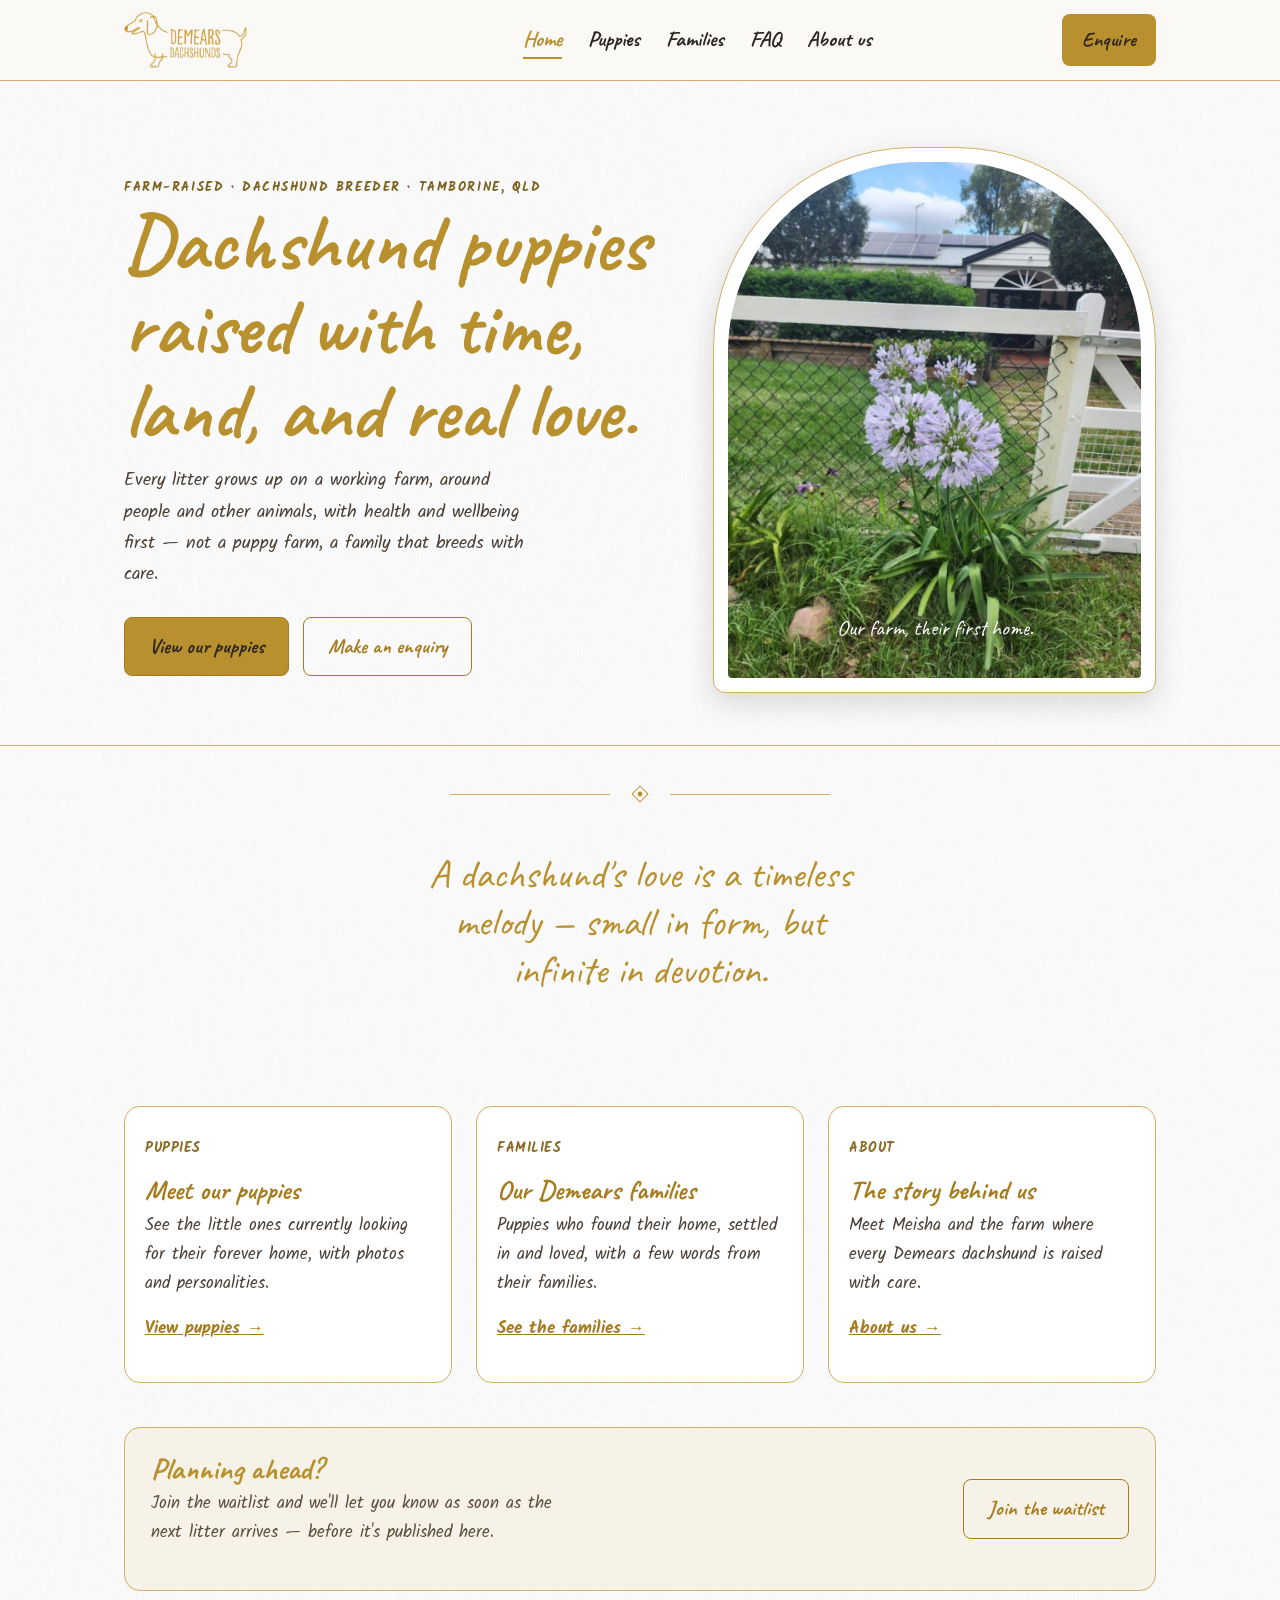
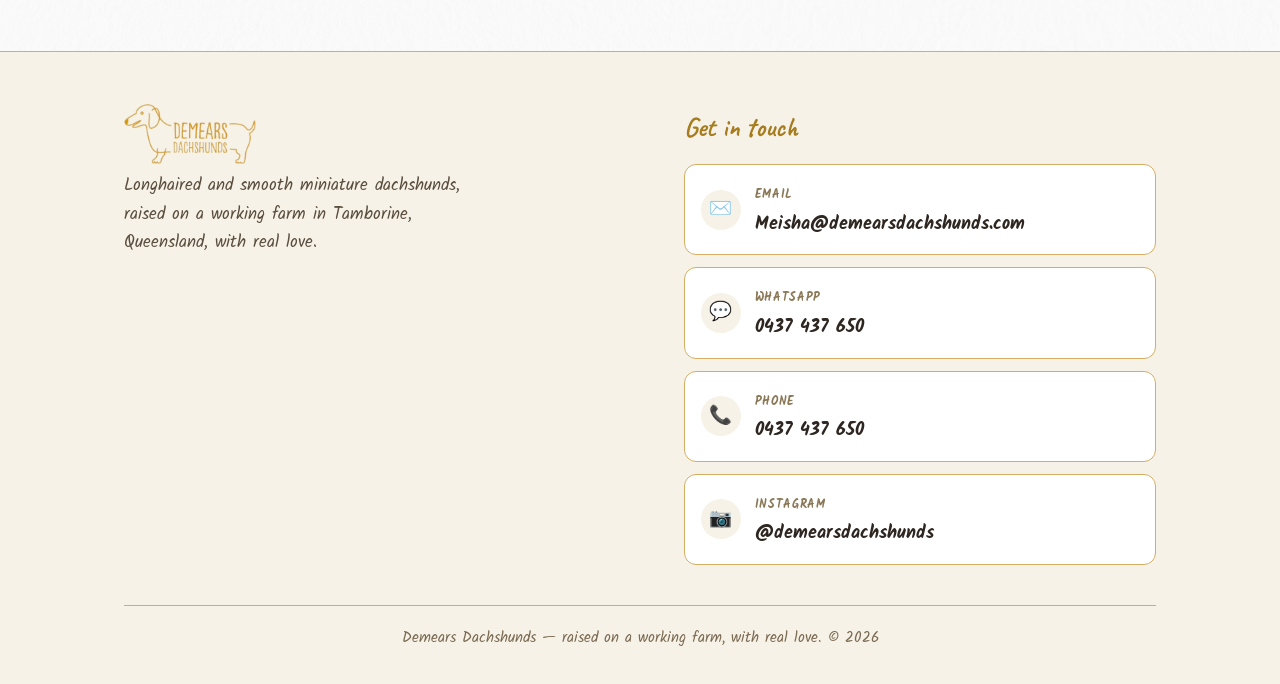
<file: index.html>
<!DOCTYPE html>
<html lang="en">
<head>
<meta charset="UTF-8">
<meta name="viewport" content="width=device-width, initial-scale=1.0">
<meta name="color-scheme" content="light">
<title>Demears Dachshunds | Dachshund Puppies Raised With Love</title>
<link rel="icon" type="image/png" href="favicon.png">
<meta name="description" content="Demears Dachshunds: longhaired and smooth miniature dachshund puppies raised on a working farm in Tamborine, Queensland, with health and wellbeing as top priority.">
<link rel="preconnect" href="https://fonts.googleapis.com">
<link rel="preconnect" href="https://fonts.gstatic.com" crossorigin>
<link href="https://fonts.googleapis.com/css2?family=Caveat:wght@500;700&family=Kalam:wght@300;400;700&display=swap" rel="stylesheet">
<link rel="stylesheet" href="style.css">
</head>
<body>

<header>
  <div class="nav">
    <a href="index.html" class="brand">
      <span class="dd-logo" role="img" aria-label="Demears Dachshunds"></span>
    </a>
    <nav class="links" id="navLinks">
      <a href="index.html" class="active">Home</a>
      <a href="cachorros.html">Puppies</a>
      <a href="familias.html">Families</a>
      <a href="faq.html">FAQ</a>
      <a href="nosotros.html">About us</a>
    </nav>
    <a href="javascript:void(0)" onclick="openConsult()" class="nav-cta">Enquire</a>
    <button class="menu-toggle" id="menuToggle" aria-label="Open menu">☰</button>
  </div>
</header>

<section class="hero">
  <div class="wrap hero-inner">
    <div>
      <p class="eyebrow">Farm-raised · Dachshund breeder · Tamborine, QLD</p>
      <h1>Dachshund puppies raised with time, land, and real love.</h1>
      <p class="lede">Every litter grows up on a working farm, around people and other animals, with health and wellbeing first — not a puppy farm, a family that breeds with care.</p>
      <div class="cta-row">
        <a href="cachorros.html" class="btn btn-solid">View our puppies</a>
        <a href="#contacto" class="btn btn-ghost">Make an enquiry</a>
      </div>
    </div>
    <div class="photo-frame">
      <img src="hero.jpg" alt="The main house at our Tamborine farm">
      <p class="cap">Our farm, their first home.</p>
    </div>
  </div>
</section>

<div class="ornament-divider">
  <span class="oline"></span>
  <svg viewBox="0 0 40 40"><g fill="none" stroke="#B8912E" stroke-width="1.4"><rect x="12" y="12" width="16" height="16" transform="rotate(45 20 20)"/><circle cx="20" cy="20" r="3.5" fill="#B8912E" stroke="none"/></g></svg>
  <span class="oline"></span>
</div>

<div class="wrap pull-quote">
  <p>A dachshund's love is a timeless melody — small in form, but infinite in devotion.</p>
</div>

<section>
  <div class="wrap">
    <div class="about-grid">
      <div class="about-card">
        <p class="num">Puppies</p>
        <h3>Meet our puppies</h3>
        <p>See the little ones currently looking for their forever home, with photos and personalities.</p>
        <p style="margin-top:12px;"><a href="cachorros.html" style="color:var(--barn); font-weight:700;">View puppies →</a></p>
      </div>
      <div class="about-card">
        <p class="num">Families</p>
        <h3>Our Demears families</h3>
        <p>Puppies who found their home, settled in and loved, with a few words from their families.</p>
        <p style="margin-top:12px;"><a href="familias.html" style="color:var(--barn); font-weight:700;">See the families →</a></p>
      </div>
      <div class="about-card">
        <p class="num">About</p>
        <h3>The story behind us</h3>
        <p>Meet Meisha and the farm where every Demears dachshund is raised with care.</p>
        <p style="margin-top:12px;"><a href="nosotros.html" style="color:var(--barn); font-weight:700;">About us →</a></p>
      </div>
    </div>

    <div class="waitlist" style="margin-top:44px;">
      <div>
        <h3>Planning ahead?</h3>
        <p>Join the waitlist and we'll let you know as soon as the next litter arrives — before it's published here.</p>
      </div>
      <a href="javascript:void(0)" onclick="openWaitlist()" class="btn btn-ghost">Join the waitlist</a>
    </div>
  </div>
</section>

<footer id="contacto">
  <div class="wrap">
    <div class="footer-grid">
      <div class="footer-brand">
        <span class="dd-logo dd-logo-footer" role="img" aria-label="Demears Dachshunds"></span>
        <p>Longhaired and smooth miniature dachshunds, raised on a working farm in Tamborine, Queensland, with real love.</p>
      </div>
      <div class="footer-contact">
        <h4>Get in touch</h4>
        <div class="contact-methods">
          <a class="method" href="mailto:Meisha@demearsdachshunds.com"><span class="icon">✉️</span><span><span class="label">Email</span><br><span class="value">Meisha@demearsdachshunds.com</span></span></a>
          <a class="method" href="https://wa.me/61437437650" target="_blank" rel="noopener"><span class="icon">💬</span><span><span class="label">WhatsApp</span><br><span class="value">0437 437 650</span></span></a>
          <a class="method" href="tel:+61437437650"><span class="icon">📞</span><span><span class="label">Phone</span><br><span class="value">0437 437 650</span></span></a>
          <a class="method" href="https://instagram.com/demearsdachshunds" target="_blank" rel="noopener"><span class="icon">📷</span><span><span class="label">Instagram</span><br><span class="value">@demearsdachshunds</span></span></a>
        </div>
      </div>
    </div>
    <div class="footer-bottom">Demears Dachshunds — raised on a working farm, with real love. © 2026</div>
  </div>
</footer>

<a class="wa-float" href="https://wa.me/61437437650" target="_blank" rel="noopener" aria-label="Message us on WhatsApp">💬</a>

<script src="app.js"></script>
</body>
</html>
</file>
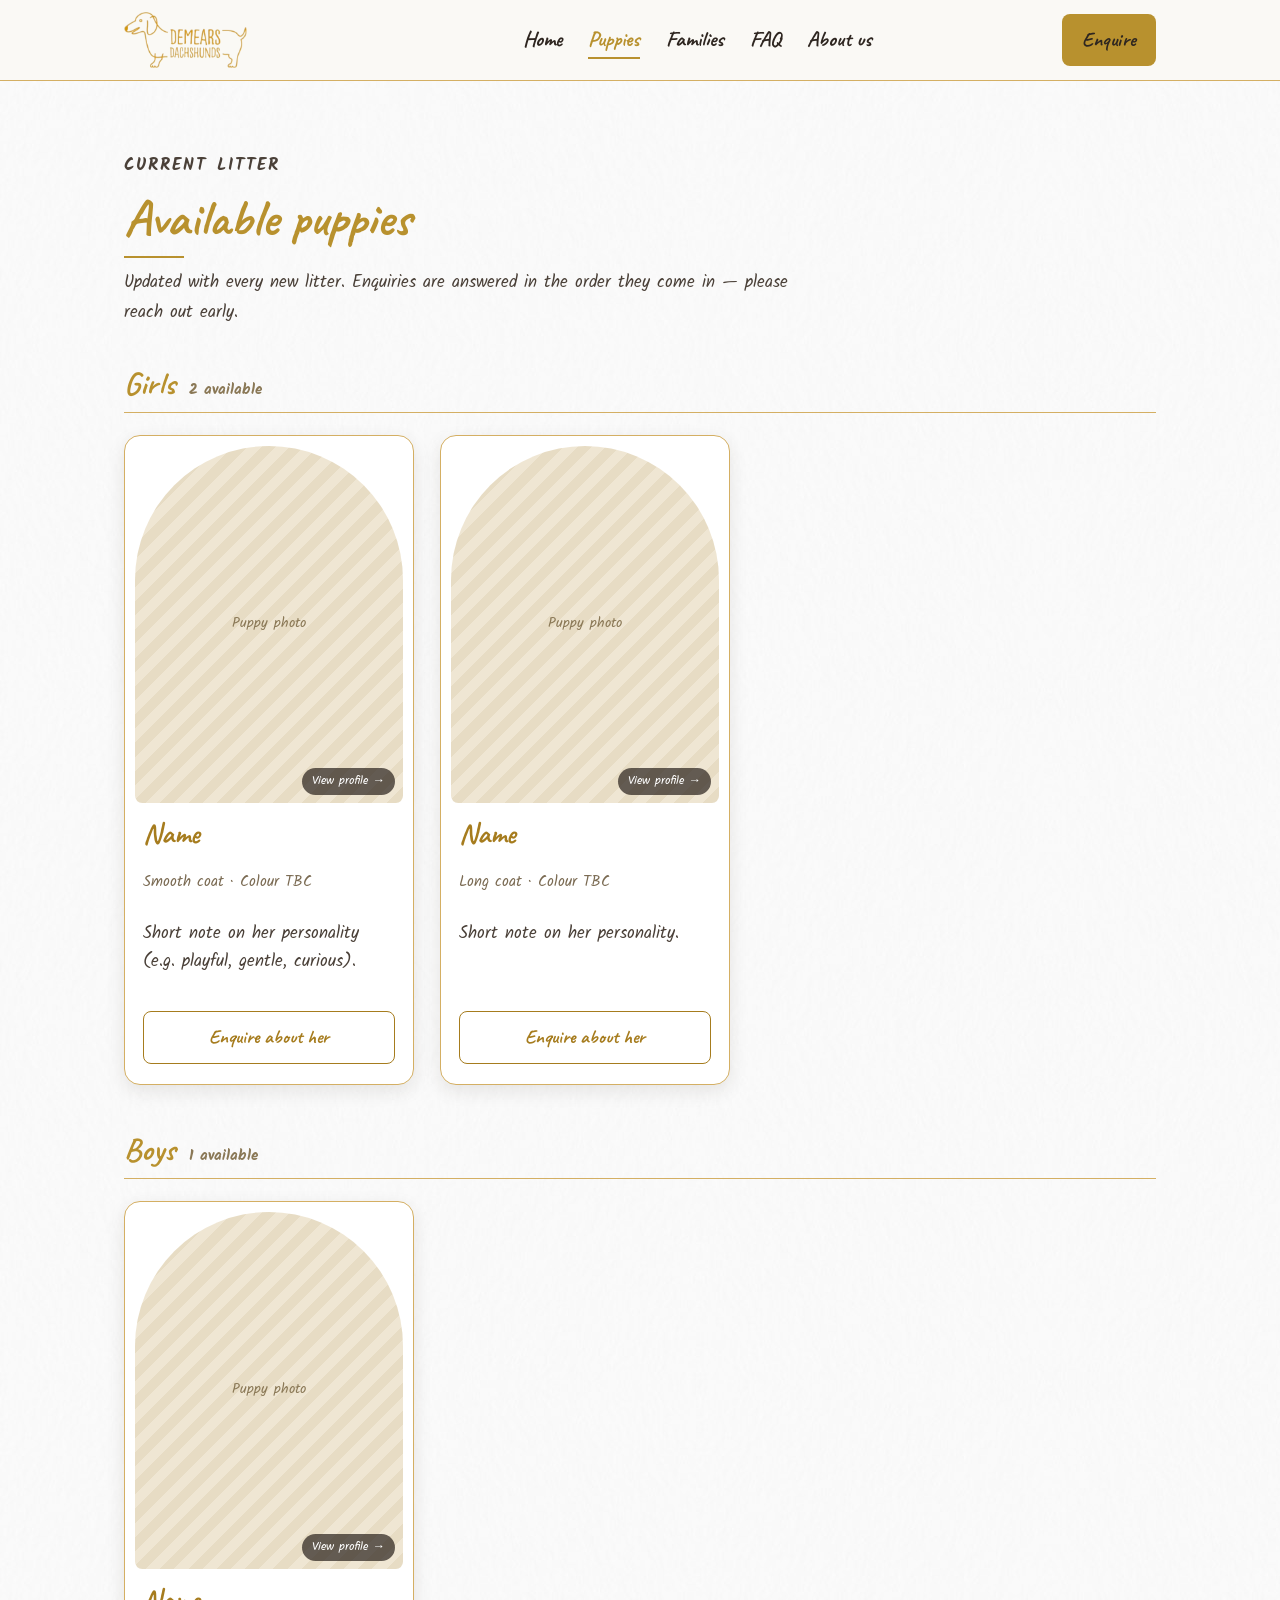
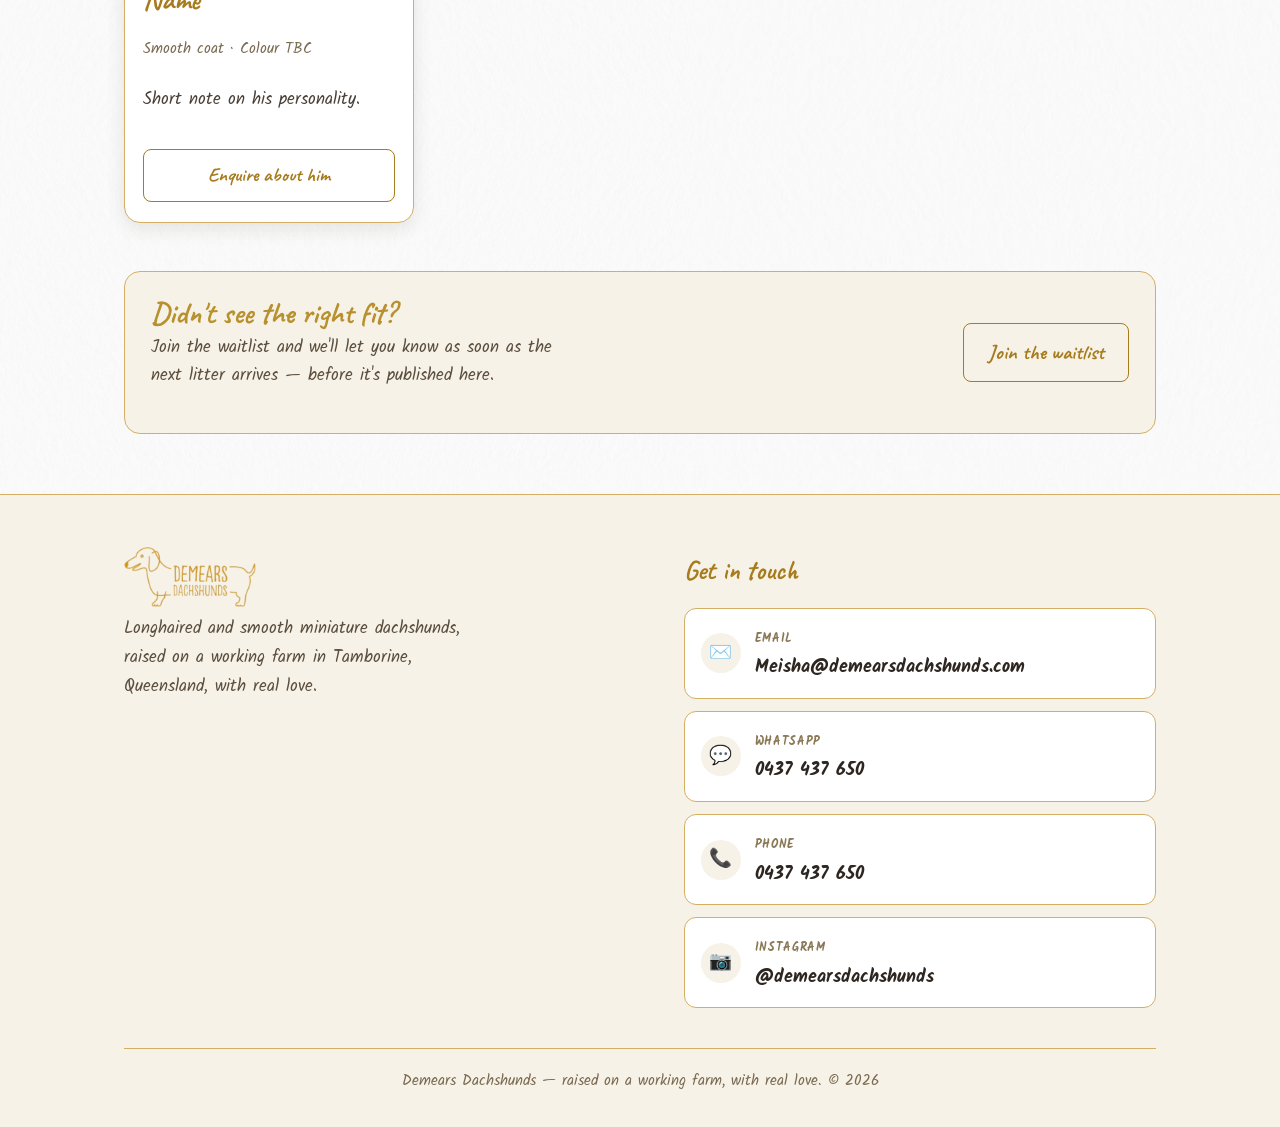
<file: cachorros.template.html>
<!DOCTYPE html>
<html lang="en">
<head>
<meta charset="UTF-8">
<meta name="viewport" content="width=device-width, initial-scale=1.0">
<meta name="color-scheme" content="light">
<title>Available Puppies | Demears Dachshunds</title>
<link rel="icon" type="image/png" href="favicon.png">
<meta name="description" content="Miniature dachshund puppies currently available at Demears Dachshunds — smooth and long-haired, raised on a Tamborine farm.">
<link rel="preconnect" href="https://fonts.googleapis.com">
<link rel="preconnect" href="https://fonts.gstatic.com" crossorigin>
<link href="https://fonts.googleapis.com/css2?family=Caveat:wght@500;700&family=Kalam:wght@300;400;700&display=swap" rel="stylesheet">
<link rel="stylesheet" href="style.css">
</head>
<body>

<header>
  <div class="nav">
    <a href="index.html" class="brand">
      <span class="dd-logo" role="img" aria-label="Demears Dachshunds"></span>
    </a>
    <nav class="links" id="navLinks">
      <a href="index.html">Home</a>
      <a href="cachorros.html" class="active">Puppies</a>
      <a href="familias.html">Families</a>
      <a href="faq.html">FAQ</a>
      <a href="nosotros.html">About us</a>
    </nav>
    <a href="javascript:void(0)" onclick="openConsult()" class="nav-cta">Enquire</a>
    <button class="menu-toggle" id="menuToggle" aria-label="Open menu">☰</button>
  </div>
</header>

<section>
  <div class="wrap">
    <div class="sec-head">
      <p class="eyebrow">Current litter</p>
      <h2>Available puppies</h2>
      <p>Updated with every new litter. Enquiries are answered in the order they come in — please reach out early.</p>
    </div>

    <div class="pup-subsection" id="girlsSection">
      <div class="pup-subhead">
        <h3>Girls</h3>
        <span class="count" id="girlsCount"><!--GIRLS_COUNT_START-->2 available<!--GIRLS_COUNT_END--></span>
      </div>
      <div class="puppies-grid" id="girlsGrid"><!--PUPPY_CARDS_GIRLS_START-->
        <div class="pcard" onclick="openProfile('h1')">
          <div class="ph">Puppy photo<span class="view-hint">View profile →</span></div>
          <div class="body">
            <h3>Name</h3>
            <p class="meta">Smooth coat · Colour TBC</p>
            <p class="note">Short note on her personality (e.g. playful, gentle, curious).</p>
            <div class="consult-btn"><a href="javascript:void(0)" onclick="event.stopPropagation(); openConsult('h1')">Enquire about her</a></div>
          </div>
        </div>

        <div class="pcard" onclick="openProfile('h2')">
          <div class="ph">Puppy photo<span class="view-hint">View profile →</span></div>
          <div class="body">
            <h3>Name</h3>
            <p class="meta">Long coat · Colour TBC</p>
            <p class="note">Short note on her personality.</p>
            <div class="consult-btn"><a href="javascript:void(0)" onclick="event.stopPropagation(); openConsult('h2')">Enquire about her</a></div>
          </div>
        </div>
      <!--PUPPY_CARDS_GIRLS_END--></div>
    </div>

    <div class="pup-subsection" id="boysSection">
      <div class="pup-subhead">
        <h3>Boys</h3>
        <span class="count" id="boysCount"><!--BOYS_COUNT_START-->1 available<!--BOYS_COUNT_END--></span>
      </div>
      <div class="puppies-grid" id="boysGrid"><!--PUPPY_CARDS_BOYS_START-->
        <div class="pcard" onclick="openProfile('m1')">
          <div class="ph">Puppy photo<span class="view-hint">View profile →</span></div>
          <div class="body">
            <h3>Name</h3>
            <p class="meta">Smooth coat · Colour TBC</p>
            <p class="note">Short note on his personality.</p>
            <div class="consult-btn"><a href="javascript:void(0)" onclick="event.stopPropagation(); openConsult('m1')">Enquire about him</a></div>
          </div>
        </div>
      <!--PUPPY_CARDS_BOYS_END--></div>
    </div>

    <div class="waitlist">
      <div>
        <h3>Didn't see the right fit?</h3>
        <p>Join the waitlist and we'll let you know as soon as the next litter arrives — before it's published here.</p>
      </div>
      <a href="javascript:void(0)" onclick="openWaitlist()" class="btn btn-ghost">Join the waitlist</a>
    </div>
  </div>
</section>

<footer id="contacto">
  <div class="wrap">
    <div class="footer-grid">
      <div class="footer-brand">
        <span class="dd-logo dd-logo-footer" role="img" aria-label="Demears Dachshunds"></span>
        <p>Longhaired and smooth miniature dachshunds, raised on a working farm in Tamborine, Queensland, with real love.</p>
      </div>
      <div class="footer-contact">
        <h4>Get in touch</h4>
        <div class="contact-methods">
          <a class="method" href="mailto:Meisha@demearsdachshunds.com"><span class="icon">✉️</span><span><span class="label">Email</span><br><span class="value">Meisha@demearsdachshunds.com</span></span></a>
          <a class="method" href="https://wa.me/61437437650" target="_blank" rel="noopener"><span class="icon">💬</span><span><span class="label">WhatsApp</span><br><span class="value">0437 437 650</span></span></a>
          <a class="method" href="tel:+61437437650"><span class="icon">📞</span><span><span class="label">Phone</span><br><span class="value">0437 437 650</span></span></a>
          <a class="method" href="https://instagram.com/demearsdachshunds" target="_blank" rel="noopener"><span class="icon">📷</span><span><span class="label">Instagram</span><br><span class="value">@demearsdachshunds</span></span></a>
        </div>
      </div>
    </div>
    <div class="footer-bottom">Demears Dachshunds — raised on a working farm, with real love. © 2026</div>
  </div>
</footer>

<a class="wa-float" href="https://wa.me/61437437650" target="_blank" rel="noopener" aria-label="Message us on WhatsApp">💬</a>

<div class="modal-overlay" id="profileModal" onclick="if(event.target===this) closeProfile()">
  <div class="modal-box">
    <button class="modal-close" onclick="closeProfile()" aria-label="Close">✕</button>
    <div class="modal-gallery-main" id="modalMainPhoto">Photo</div>
    <div class="modal-thumbs" id="modalThumbs"></div>
    <div class="modal-content">
      <p class="eyebrow" id="modalBreed">Dachshund · Smooth coat</p>
      <h2 id="modalName">Name</h2>
      <div class="modal-facts">
        <div><p class="label">Sex</p><p class="value" id="modalSex">—</p></div>
        <div><p class="label">Born</p><p class="value" id="modalBorn">—</p></div>
        <div><p class="label">Colour / pattern</p><p class="value" id="modalColor">—</p></div>
        <div><p class="label">Vaccinations</p><p class="value" id="modalVax">—</p></div>
      </div>
      <div id="secPersonality"><h4>Personality</h4>
      <p id="modalPersonality">—</p></div>
      <div id="secUpdates"><h4>Growing up</h4>
      <div class="updates-list" id="modalUpdates"></div></div>
      <div id="secNotes"><h4>Additional notes</h4>
      <p id="modalNotes">—</p></div>
      <a href="javascript:void(0)" onclick="closeProfile(); openConsult(currentProfileId)" class="btn btn-solid">Enquire about this puppy</a>
    </div>
  </div>
</div>

<script src="app.js"></script>
<script>
  /* n8n replaces everything between the START/END markers with the real
     JSON.stringify() object built from the "Puppies" tab of the Sheet.
     Shape: each puppy keyed by id, with a photoUrls array + updates array. */
  const puppyProfiles = /*__PUPPY_PROFILES_START__*/{
    h1: { name:'Name', breed:'Dachshund · Smooth coat', sex:'Female', born:'DD/MM/YYYY', color:'TBC', vax:'Up to date',
      personality:'Longer description of her personality, how she gets on with other dogs, kids, energy level, etc.',
      notes:'Any extra info: microchip, worming, distinguishing features.', photos:3,
      updates:[{date:'Week 1',text:'Newborn, first photos of the litter.'},{date:'Week 4',text:'Eyes open now and starting to move around the pen.'},{date:'Today',text:'Latest photo — this is her right now.'}] },
    h2: { name:'Name', breed:'Dachshund · Long coat', sex:'Female', born:'DD/MM/YYYY', color:'TBC', vax:'Up to date',
      personality:'Longer description of her personality.', notes:'Any extra info.', photos:2,
      updates:[{date:'Week 1',text:'Newborn, first photos of the litter.'},{date:'Today',text:'Latest photo — this is her right now.'}] },
    m1: { name:'Name', breed:'Dachshund · Smooth coat', sex:'Male', born:'DD/MM/YYYY', color:'TBC', vax:'Up to date',
      personality:'Longer description of his personality.', notes:'Any extra info.', photos:2,
      updates:[{date:'Week 1',text:'Newborn, first photos of the litter.'},{date:'Today',text:'Latest photo — this is him right now.'}] }
  }/*__PUPPY_PROFILES_END__*/;

  let currentProfileId = null;

  function openProfile(id){
    const p = puppyProfiles[id];
    if(!p) return;
    currentProfileId = id;
    document.getElementById('modalName').textContent = p.name;
    document.getElementById('modalBreed').textContent = p.breed;
    document.getElementById('modalSex').textContent = p.sex;
    document.getElementById('modalBorn').textContent = p.born;
    document.getElementById('modalColor').textContent = p.color;
    document.getElementById('modalVax').textContent = p.vax;
    document.getElementById('modalPersonality').textContent = p.personality;
    document.getElementById('modalNotes').textContent = p.notes;

    buildGallery(document.getElementById('modalMainPhoto'), document.getElementById('modalThumbs'), p, p.name);

    const updatesEl = document.getElementById('modalUpdates');
    updatesEl.innerHTML = '';
    p.updates.forEach(u => {
      const div = document.createElement('div');
      div.className = 'update-entry';
      div.innerHTML = '<p class="date">' + u.date + '</p><p>' + u.text + '</p>';
      updatesEl.appendChild(div);
    });

    // Ocultar secciones sin informacion
    document.getElementById('secPersonality').style.display = (p.personality && p.personality.trim()) ? '' : 'none';
    document.getElementById('secNotes').style.display = (p.notes && p.notes.trim()) ? '' : 'none';
    document.getElementById('secUpdates').style.display = (p.updates && p.updates.length) ? '' : 'none';

    document.getElementById('profileModal').classList.add('open');
    document.body.style.overflow = 'hidden';
  }

  function closeProfile(){
    document.getElementById('profileModal').classList.remove('open');
    document.body.style.overflow = '';
  }
</script>
</body>
</html>
</file>
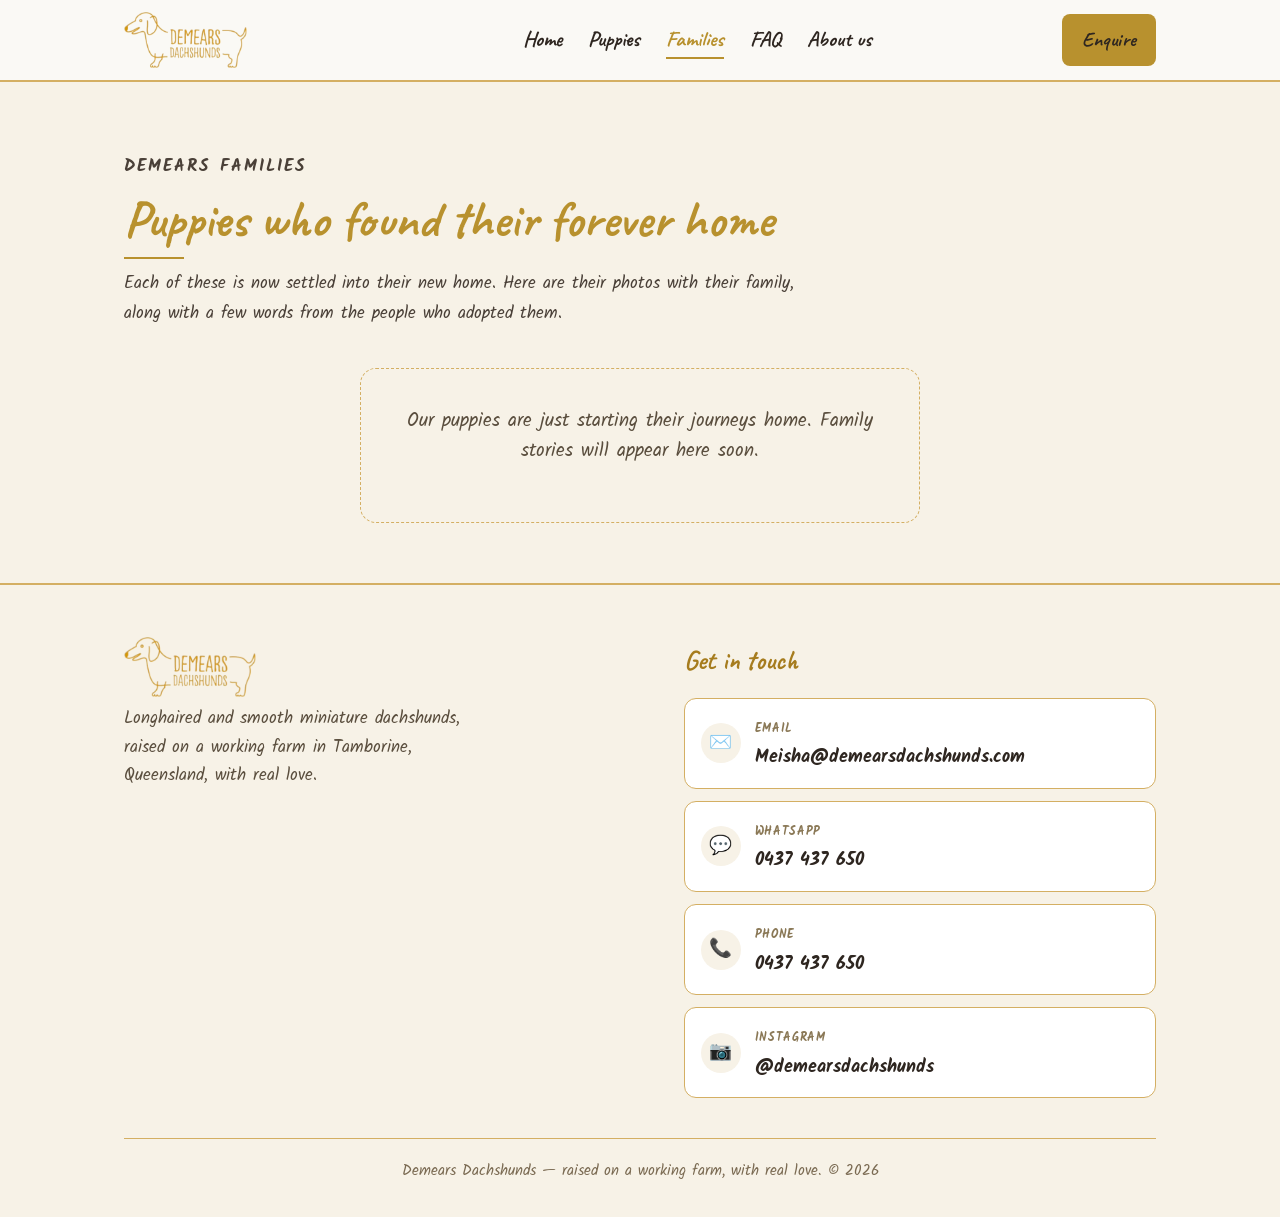
<file: familias.html>
<!DOCTYPE html>
<html lang="en">
<head>
<meta charset="UTF-8">
<meta name="viewport" content="width=device-width, initial-scale=1.0">
<meta name="color-scheme" content="light">
<title>Our Families | Demears Dachshunds</title>
<link rel="icon" type="image/png" href="favicon.png">
<meta name="description" content="Demears Dachshunds puppies settled into their forever homes, with photos and words from their families.">
<link rel="preconnect" href="https://fonts.googleapis.com">
<link rel="preconnect" href="https://fonts.gstatic.com" crossorigin>
<link href="https://fonts.googleapis.com/css2?family=Caveat:wght@500;700&family=Kalam:wght@300;400;700&display=swap" rel="stylesheet">
<link rel="stylesheet" href="style.css">
</head>
<body>

<header>
  <div class="nav">
    <a href="index.html" class="brand">
      <span class="dd-logo" role="img" aria-label="Demears Dachshunds"></span>
    </a>
    <nav class="links" id="navLinks">
      <a href="index.html">Home</a>
      <a href="cachorros.html">Puppies</a>
      <a href="familias.html" class="active">Families</a>
      <a href="faq.html">FAQ</a>
      <a href="nosotros.html">About us</a>
    </nav>
    <a href="javascript:void(0)" onclick="openConsult()" class="nav-cta">Enquire</a>
    <button class="menu-toggle" id="menuToggle" aria-label="Open menu">☰</button>
  </div>
</header>

<section class="gallery">
  <div class="wrap">
    <div class="sec-head">
      <p class="eyebrow">Demears families</p>
      <h2>Puppies who found their forever home</h2>
      <p>Each of these is now settled into their new home. Here are their photos with their family, along with a few words from the people who adopted them.</p>
    </div>
    <div class="fam-grid" id="famGrid"><!--GALLERY_CARDS_START-->

      <div class="empty-note">
        <p>Our puppies are just starting their journeys home. Family stories will appear here soon.</p>
      </div>
    <!--GALLERY_CARDS_END--></div>
  </div>
</section>

<footer id="contacto">
  <div class="wrap">
    <div class="footer-grid">
      <div class="footer-brand">
        <span class="dd-logo dd-logo-footer" role="img" aria-label="Demears Dachshunds"></span>
        <p>Longhaired and smooth miniature dachshunds, raised on a working farm in Tamborine, Queensland, with real love.</p>
      </div>
      <div class="footer-contact">
        <h4>Get in touch</h4>
        <div class="contact-methods">
          <a class="method" href="mailto:Meisha@demearsdachshunds.com"><span class="icon">✉️</span><span><span class="label">Email</span><br><span class="value">Meisha@demearsdachshunds.com</span></span></a>
          <a class="method" href="https://wa.me/61437437650" target="_blank" rel="noopener"><span class="icon">💬</span><span><span class="label">WhatsApp</span><br><span class="value">0437 437 650</span></span></a>
          <a class="method" href="tel:+61437437650"><span class="icon">📞</span><span><span class="label">Phone</span><br><span class="value">0437 437 650</span></span></a>
          <a class="method" href="https://instagram.com/demearsdachshunds" target="_blank" rel="noopener"><span class="icon">📷</span><span><span class="label">Instagram</span><br><span class="value">@demearsdachshunds</span></span></a>
        </div>
      </div>
    </div>
    <div class="footer-bottom">Demears Dachshunds — raised on a working farm, with real love. © 2026</div>
  </div>
</footer>

<a class="wa-float" href="https://wa.me/61437437650" target="_blank" rel="noopener" aria-label="Message us on WhatsApp">💬</a>

<div class="modal-overlay" id="familyModal" onclick="if(event.target===this) closeFamily()">
  <div class="modal-box">
    <button class="modal-close" onclick="closeFamily()" aria-label="Close">✕</button>
    <div class="modal-gallery-main" id="famMainPhoto">Photo</div>
    <div class="modal-thumbs" id="famThumbs"></div>
    <div class="fam-modal-header">
      <p class="eyebrow">With their family since</p>
      <h2 id="famName">Name</h2>
      <p class="fam-sub" id="famSub">Family · City</p>
    </div>
    <div class="modal-content" style="padding-top:14px;">
      <div id="famSecUpdates"><h4>How they're doing</h4>
      <div class="updates-list" id="famUpdates"></div></div>
    </div>
  </div>
</div>

<script src="app.js"></script>
<script>
  /* n8n replaces everything between the START/END markers with the real
     JSON.stringify() object built from the "Families" tab of the Sheet. */
  const familyProfiles = /*__FAMILY_PROFILES_START__*/{}/*__FAMILY_PROFILES_END__*/;

  function openFamily(id){
    const f = familyProfiles[id];
    if(!f) return;
    document.getElementById('famName').textContent = f.name;
    document.getElementById('famSub').textContent = f.family + ' · ' + f.city + ' · home since ' + f.since;

    buildGallery(document.getElementById('famMainPhoto'), document.getElementById('famThumbs'), f, f.name);

    const updatesEl = document.getElementById('famUpdates');
    updatesEl.innerHTML = '';
    f.updates.forEach(u => {
      const div = document.createElement('div');
      div.className = 'update-entry';
      div.innerHTML = '<p class="date">' + u.date + '</p><p>' + u.text + '</p>';
      updatesEl.appendChild(div);
    });

    // Ocultar la seccion si no hay actualizaciones
    document.getElementById('famSecUpdates').style.display = (f.updates && f.updates.length) ? '' : 'none';

    document.getElementById('familyModal').classList.add('open');
    document.body.style.overflow = 'hidden';
  }

  function closeFamily(){
    document.getElementById('familyModal').classList.remove('open');
    document.body.style.overflow = '';
  }
</script>
</body>
</html>
</file>
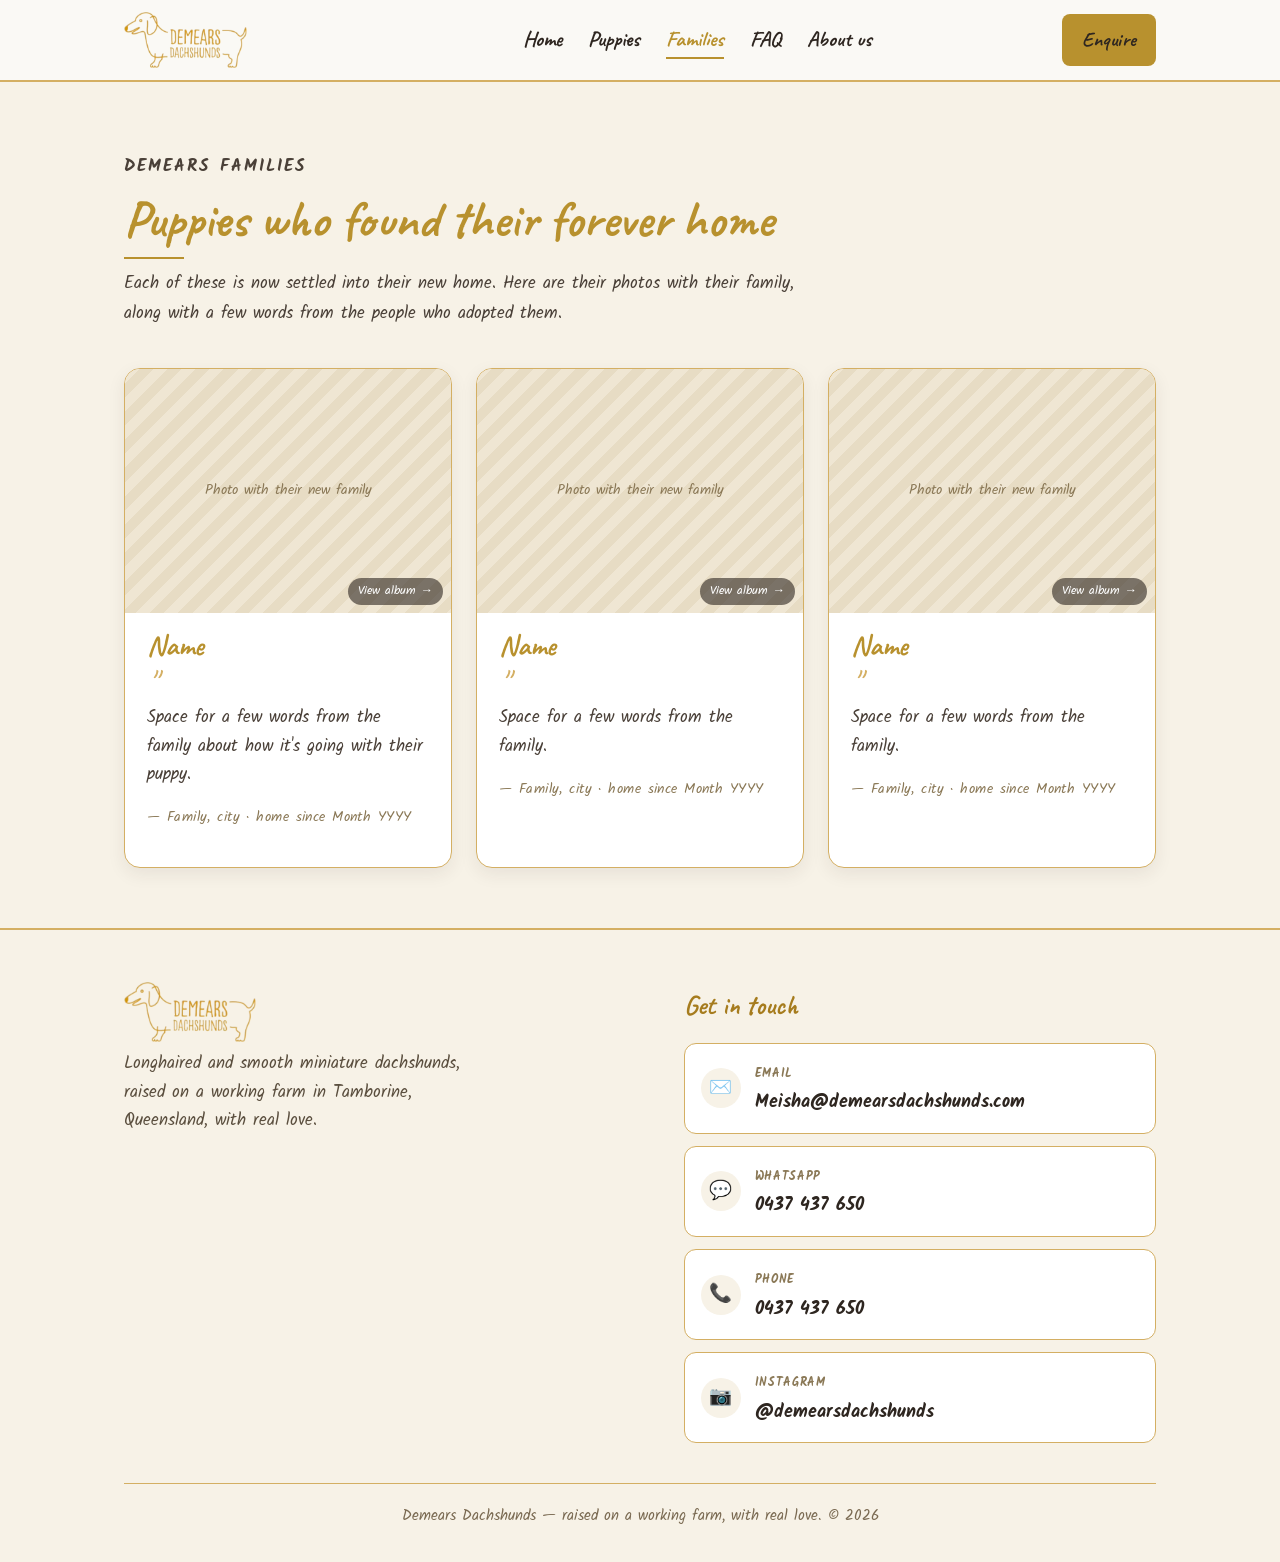
<file: familias.template.html>
<!DOCTYPE html>
<html lang="en">
<head>
<meta charset="UTF-8">
<meta name="viewport" content="width=device-width, initial-scale=1.0">
<meta name="color-scheme" content="light">
<title>Our Families | Demears Dachshunds</title>
<link rel="icon" type="image/png" href="favicon.png">
<meta name="description" content="Demears Dachshunds puppies settled into their forever homes, with photos and words from their families.">
<link rel="preconnect" href="https://fonts.googleapis.com">
<link rel="preconnect" href="https://fonts.gstatic.com" crossorigin>
<link href="https://fonts.googleapis.com/css2?family=Caveat:wght@500;700&family=Kalam:wght@300;400;700&display=swap" rel="stylesheet">
<link rel="stylesheet" href="style.css">
</head>
<body>

<header>
  <div class="nav">
    <a href="index.html" class="brand">
      <span class="dd-logo" role="img" aria-label="Demears Dachshunds"></span>
    </a>
    <nav class="links" id="navLinks">
      <a href="index.html">Home</a>
      <a href="cachorros.html">Puppies</a>
      <a href="familias.html" class="active">Families</a>
      <a href="faq.html">FAQ</a>
      <a href="nosotros.html">About us</a>
    </nav>
    <a href="javascript:void(0)" onclick="openConsult()" class="nav-cta">Enquire</a>
    <button class="menu-toggle" id="menuToggle" aria-label="Open menu">☰</button>
  </div>
</header>

<section class="gallery">
  <div class="wrap">
    <div class="sec-head">
      <p class="eyebrow">Demears families</p>
      <h2>Puppies who found their forever home</h2>
      <p>Each of these is now settled into their new home. Here are their photos with their family, along with a few words from the people who adopted them.</p>
    </div>
    <div class="fam-grid" id="famGrid"><!--GALLERY_CARDS_START-->
      <div class="fam-card" onclick="openFamily('f1')">
        <div class="ph">Photo with their new family<span class="view-hint">View album →</span></div>
        <div class="body">
          <h3>Name</h3>
          <p class="quote-mark">"</p>
          <p class="quote">Space for a few words from the family about how it's going with their puppy.</p>
          <p class="who">— Family, city · home since Month YYYY</p>
        </div>
      </div>
      <div class="fam-card" onclick="openFamily('f2')">
        <div class="ph">Photo with their new family<span class="view-hint">View album →</span></div>
        <div class="body">
          <h3>Name</h3>
          <p class="quote-mark">"</p>
          <p class="quote">Space for a few words from the family.</p>
          <p class="who">— Family, city · home since Month YYYY</p>
        </div>
      </div>
      <div class="fam-card" onclick="openFamily('f3')">
        <div class="ph">Photo with their new family<span class="view-hint">View album →</span></div>
        <div class="body">
          <h3>Name</h3>
          <p class="quote-mark">"</p>
          <p class="quote">Space for a few words from the family.</p>
          <p class="who">— Family, city · home since Month YYYY</p>
        </div>
      </div>
    <!--GALLERY_CARDS_END--></div>
  </div>
</section>

<footer id="contacto">
  <div class="wrap">
    <div class="footer-grid">
      <div class="footer-brand">
        <span class="dd-logo dd-logo-footer" role="img" aria-label="Demears Dachshunds"></span>
        <p>Longhaired and smooth miniature dachshunds, raised on a working farm in Tamborine, Queensland, with real love.</p>
      </div>
      <div class="footer-contact">
        <h4>Get in touch</h4>
        <div class="contact-methods">
          <a class="method" href="mailto:Meisha@demearsdachshunds.com"><span class="icon">✉️</span><span><span class="label">Email</span><br><span class="value">Meisha@demearsdachshunds.com</span></span></a>
          <a class="method" href="https://wa.me/61437437650" target="_blank" rel="noopener"><span class="icon">💬</span><span><span class="label">WhatsApp</span><br><span class="value">0437 437 650</span></span></a>
          <a class="method" href="tel:+61437437650"><span class="icon">📞</span><span><span class="label">Phone</span><br><span class="value">0437 437 650</span></span></a>
          <a class="method" href="https://instagram.com/demearsdachshunds" target="_blank" rel="noopener"><span class="icon">📷</span><span><span class="label">Instagram</span><br><span class="value">@demearsdachshunds</span></span></a>
        </div>
      </div>
    </div>
    <div class="footer-bottom">Demears Dachshunds — raised on a working farm, with real love. © 2026</div>
  </div>
</footer>

<a class="wa-float" href="https://wa.me/61437437650" target="_blank" rel="noopener" aria-label="Message us on WhatsApp">💬</a>

<div class="modal-overlay" id="familyModal" onclick="if(event.target===this) closeFamily()">
  <div class="modal-box">
    <button class="modal-close" onclick="closeFamily()" aria-label="Close">✕</button>
    <div class="modal-gallery-main" id="famMainPhoto">Photo</div>
    <div class="modal-thumbs" id="famThumbs"></div>
    <div class="fam-modal-header">
      <p class="eyebrow">With their family since</p>
      <h2 id="famName">Name</h2>
      <p class="fam-sub" id="famSub">Family · City</p>
    </div>
    <div class="modal-content" style="padding-top:14px;">
      <div id="famSecUpdates"><h4>How they're doing</h4>
      <div class="updates-list" id="famUpdates"></div></div>
    </div>
  </div>
</div>

<script src="app.js"></script>
<script>
  /* n8n replaces everything between the START/END markers with the real
     JSON.stringify() object built from the "Families" tab of the Sheet. */
  const familyProfiles = /*__FAMILY_PROFILES_START__*/{
    f1: { name:'Name', family:'Family', city:'City', since:'Month YYYY', photos:3,
      updates:[{date:'Week 1',text:'First note from the family after arriving home.'},{date:'Month 1',text:'Update on how they settled in, playing with other dogs or the family.'},{date:'Month 3',text:'Latest update sent by the family.'}] },
    f2: { name:'Name', family:'Family', city:'City', since:'Month YYYY', photos:2,
      updates:[{date:'Week 1',text:'First note from the family.'},{date:'Month 2',text:'Latest update sent by the family.'}] },
    f3: { name:'Name', family:'Family', city:'City', since:'Month YYYY', photos:4,
      updates:[{date:'Week 1',text:'First note from the family.'},{date:'Month 1',text:'A follow-up update.'},{date:'Month 2',text:'Another update.'},{date:'Month 4',text:'Latest update sent by the family.'}] }
  }/*__FAMILY_PROFILES_END__*/;

  function openFamily(id){
    const f = familyProfiles[id];
    if(!f) return;
    document.getElementById('famName').textContent = f.name;
    document.getElementById('famSub').textContent = f.family + ' · ' + f.city + ' · home since ' + f.since;

    buildGallery(document.getElementById('famMainPhoto'), document.getElementById('famThumbs'), f, f.name);

    const updatesEl = document.getElementById('famUpdates');
    updatesEl.innerHTML = '';
    f.updates.forEach(u => {
      const div = document.createElement('div');
      div.className = 'update-entry';
      div.innerHTML = '<p class="date">' + u.date + '</p><p>' + u.text + '</p>';
      updatesEl.appendChild(div);
    });

    // Ocultar la seccion si no hay actualizaciones
    document.getElementById('famSecUpdates').style.display = (f.updates && f.updates.length) ? '' : 'none';

    document.getElementById('familyModal').classList.add('open');
    document.body.style.overflow = 'hidden';
  }

  function closeFamily(){
    document.getElementById('familyModal').classList.remove('open');
    document.body.style.overflow = '';
  }
</script>
</body>
</html>
</file>
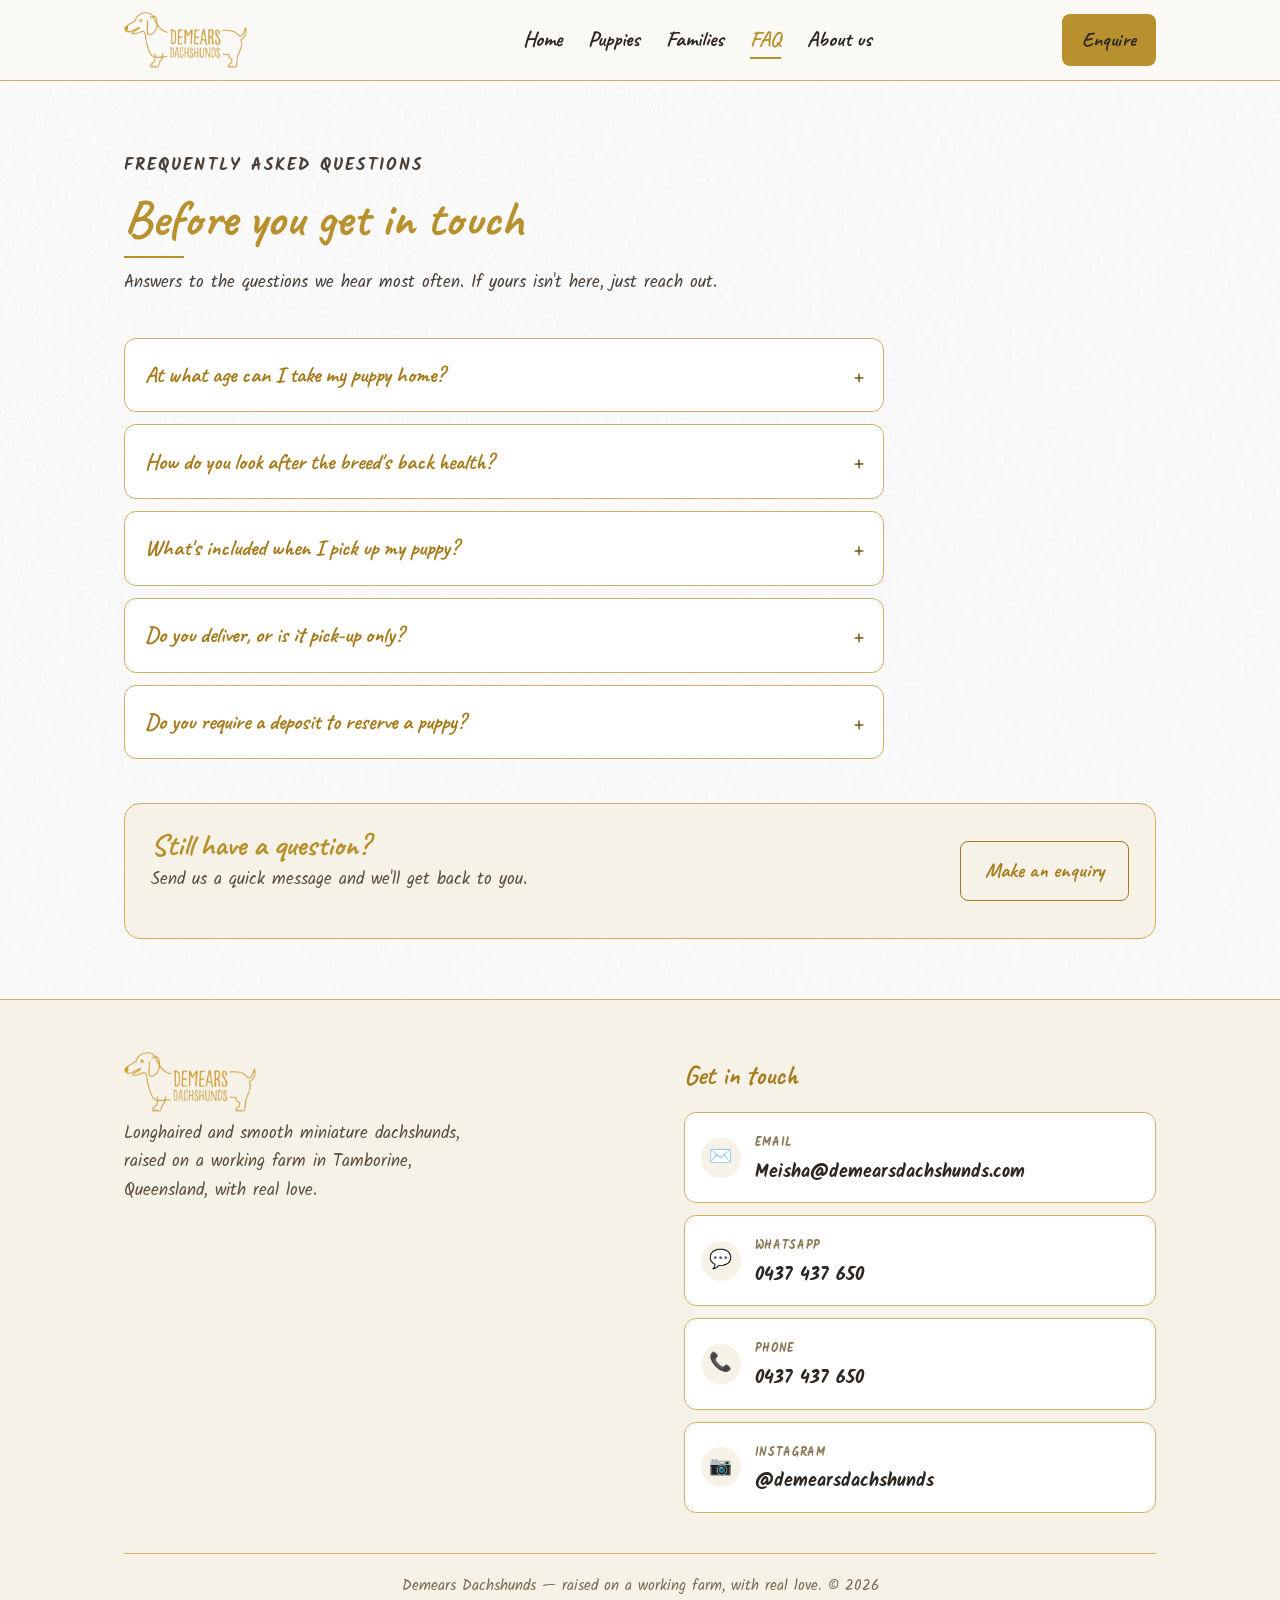
<file: faq.html>
<!DOCTYPE html>
<html lang="en">
<head>
<meta charset="UTF-8">
<meta name="viewport" content="width=device-width, initial-scale=1.0">
<meta name="color-scheme" content="light">
<title>FAQ | Demears Dachshunds</title>
<link rel="icon" type="image/png" href="favicon.png">
<meta name="description" content="Frequently asked questions about adopting a miniature dachshund puppy from Demears Dachshunds.">
<link rel="preconnect" href="https://fonts.googleapis.com">
<link rel="preconnect" href="https://fonts.gstatic.com" crossorigin>
<link href="https://fonts.googleapis.com/css2?family=Caveat:wght@500;700&family=Kalam:wght@300;400;700&display=swap" rel="stylesheet">
<link rel="stylesheet" href="style.css">
</head>
<body>

<header>
  <div class="nav">
    <a href="index.html" class="brand">
      <span class="dd-logo" role="img" aria-label="Demears Dachshunds"></span>
    </a>
    <nav class="links" id="navLinks">
      <a href="index.html">Home</a>
      <a href="cachorros.html">Puppies</a>
      <a href="familias.html">Families</a>
      <a href="faq.html" class="active">FAQ</a>
      <a href="nosotros.html">About us</a>
    </nav>
    <a href="javascript:void(0)" onclick="openConsult()" class="nav-cta">Enquire</a>
    <button class="menu-toggle" id="menuToggle" aria-label="Open menu">☰</button>
  </div>
</header>

<section>
  <div class="wrap">
    <div class="sec-head">
      <p class="eyebrow">Frequently asked questions</p>
      <h2>Before you get in touch</h2>
      <p>Answers to the questions we hear most often. If yours isn't here, just reach out.</p>
    </div>
    <div class="faq-list">
      <details class="faq-item">
        <summary>At what age can I take my puppy home?</summary>
        <p>Fill in the minimum age you work with (typically 8 weeks onward), once they're wormed and have had their first vaccinations.</p>
      </details>
      <details class="faq-item">
        <summary>How do you look after the breed's back health?</summary>
        <p>Dachshunds are prone to spinal issues (IVDD). Add what you do to minimise the risk: parent selection, weight management, diet, and the advice you give new families.</p>
      </details>
      <details class="faq-item">
        <summary>What's included when I pick up my puppy?</summary>
        <p>List what the family takes home: vaccination record, initial care info, transition food, any health guarantee, etc.</p>
      </details>
      <details class="faq-item">
        <summary>Do you deliver, or is it pick-up only?</summary>
        <p>Clarify whether pick-up is only at the property, whether you arrange a meeting point, or work with a transport service.</p>
      </details>
      <details class="faq-item">
        <summary>Do you require a deposit to reserve a puppy?</summary>
        <p>Add whether you take a reservation deposit, how it's paid, and what happens if the family changes their mind.</p>
      </details>
    </div>
    <div class="waitlist" style="margin-top:44px;">
      <div>
        <h3>Still have a question?</h3>
        <p>Send us a quick message and we'll get back to you.</p>
      </div>
      <a href="javascript:void(0)" onclick="openConsult()" class="btn btn-ghost">Make an enquiry</a>
    </div>
  </div>
</section>

<footer id="contacto">
  <div class="wrap">
    <div class="footer-grid">
      <div class="footer-brand">
        <span class="dd-logo dd-logo-footer" role="img" aria-label="Demears Dachshunds"></span>
        <p>Longhaired and smooth miniature dachshunds, raised on a working farm in Tamborine, Queensland, with real love.</p>
      </div>
      <div class="footer-contact">
        <h4>Get in touch</h4>
        <div class="contact-methods">
          <a class="method" href="mailto:Meisha@demearsdachshunds.com"><span class="icon">✉️</span><span><span class="label">Email</span><br><span class="value">Meisha@demearsdachshunds.com</span></span></a>
          <a class="method" href="https://wa.me/61437437650" target="_blank" rel="noopener"><span class="icon">💬</span><span><span class="label">WhatsApp</span><br><span class="value">0437 437 650</span></span></a>
          <a class="method" href="tel:+61437437650"><span class="icon">📞</span><span><span class="label">Phone</span><br><span class="value">0437 437 650</span></span></a>
          <a class="method" href="https://instagram.com/demearsdachshunds" target="_blank" rel="noopener"><span class="icon">📷</span><span><span class="label">Instagram</span><br><span class="value">@demearsdachshunds</span></span></a>
        </div>
      </div>
    </div>
    <div class="footer-bottom">Demears Dachshunds — raised on a working farm, with real love. © 2026</div>
  </div>
</footer>

<a class="wa-float" href="https://wa.me/61437437650" target="_blank" rel="noopener" aria-label="Message us on WhatsApp">💬</a>

<script src="app.js"></script>
</body>
</html>
</file>
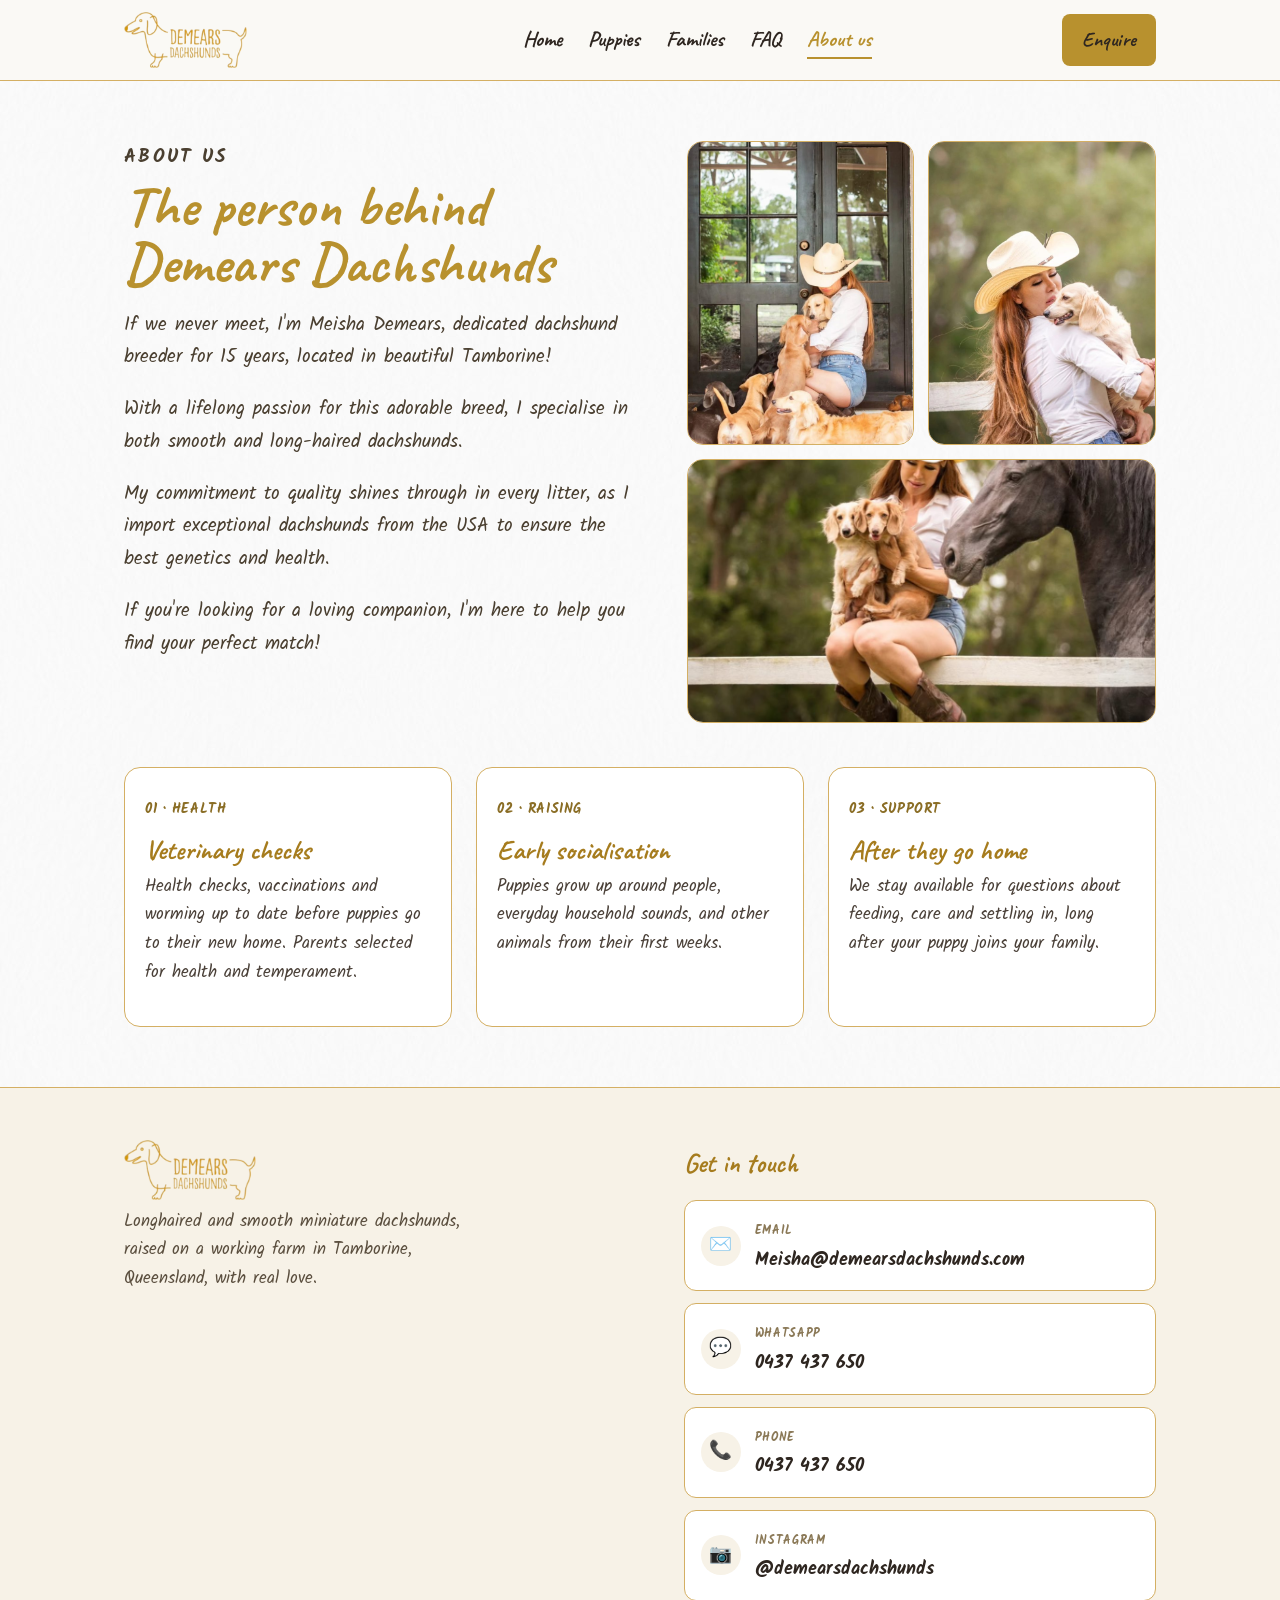
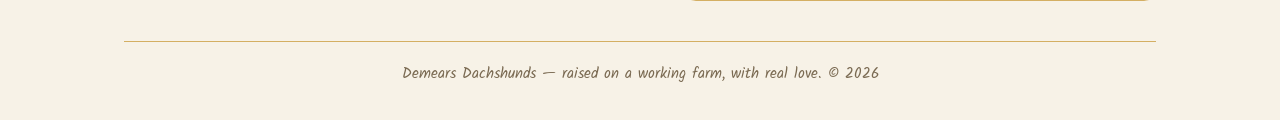
<file: nosotros.html>
<!DOCTYPE html>
<html lang="en">
<head>
<meta charset="UTF-8">
<meta name="viewport" content="width=device-width, initial-scale=1.0">
<meta name="color-scheme" content="light">
<title>About Us | Demears Dachshunds</title>
<link rel="icon" type="image/png" href="favicon.png">
<meta name="description" content="Meet Meisha Demears — dachshund breeder in Tamborine, Queensland, raising smooth and long-haired miniature dachshunds with care.">
<link rel="preconnect" href="https://fonts.googleapis.com">
<link rel="preconnect" href="https://fonts.gstatic.com" crossorigin>
<link href="https://fonts.googleapis.com/css2?family=Caveat:wght@500;700&family=Kalam:wght@300;400;700&display=swap" rel="stylesheet">
<link rel="stylesheet" href="style.css">
</head>
<body>

<header>
  <div class="nav">
    <a href="index.html" class="brand">
      <span class="dd-logo" role="img" aria-label="Demears Dachshunds"></span>
    </a>
    <nav class="links" id="navLinks">
      <a href="index.html">Home</a>
      <a href="cachorros.html">Puppies</a>
      <a href="familias.html">Families</a>
      <a href="faq.html">FAQ</a>
      <a href="nosotros.html" class="active">About us</a>
    </nav>
    <a href="javascript:void(0)" onclick="openConsult()" class="nav-cta">Enquire</a>
    <button class="menu-toggle" id="menuToggle" aria-label="Open menu">☰</button>
  </div>
</header>

<section>
  <div class="wrap">
    <div class="about-inner">
      <div class="about-text">
        <p class="eyebrow">About us</p>
        <h2 class="about-title">The person behind Demears Dachshunds</h2>
        <p>If we never meet, I'm Meisha Demears, dedicated dachshund breeder for 15 years, located in beautiful Tamborine!</p>
        <p>With a lifelong passion for this adorable breed, I specialise in both smooth and long-haired dachshunds.</p>
        <p>My commitment to quality shines through in every litter, as I import exceptional dachshunds from the USA to ensure the best genetics and health.</p>
        <p>If you're looking for a loving companion, I'm here to help you find your perfect match!</p>
      </div>
      <div class="about-collage">
        <img class="ph-tl" src="about-2.jpg" alt="Meisha with her dachshunds at the farmhouse door">
        <img class="ph-tr" src="about-3.jpg" alt="Meisha holding a dachshund">
        <img class="ph-bottom" src="about-1.jpg" alt="Meisha with her dachshunds and horse">
      </div>
    </div>

    <div class="about-grid">
      <div class="about-card">
        <p class="num">01 · Health</p>
        <h3>Veterinary checks</h3>
        <p>Health checks, vaccinations and worming up to date before puppies go to their new home. Parents selected for health and temperament.</p>
      </div>
      <div class="about-card">
        <p class="num">02 · Raising</p>
        <h3>Early socialisation</h3>
        <p>Puppies grow up around people, everyday household sounds, and other animals from their first weeks.</p>
      </div>
      <div class="about-card">
        <p class="num">03 · Support</p>
        <h3>After they go home</h3>
        <p>We stay available for questions about feeding, care and settling in, long after your puppy joins your family.</p>
      </div>
    </div>
  </div>
</section>

<footer id="contacto">
  <div class="wrap">
    <div class="footer-grid">
      <div class="footer-brand">
        <span class="dd-logo dd-logo-footer" role="img" aria-label="Demears Dachshunds"></span>
        <p>Longhaired and smooth miniature dachshunds, raised on a working farm in Tamborine, Queensland, with real love.</p>
      </div>
      <div class="footer-contact">
        <h4>Get in touch</h4>
        <div class="contact-methods">
          <a class="method" href="mailto:Meisha@demearsdachshunds.com"><span class="icon">✉️</span><span><span class="label">Email</span><br><span class="value">Meisha@demearsdachshunds.com</span></span></a>
          <a class="method" href="https://wa.me/61437437650" target="_blank" rel="noopener"><span class="icon">💬</span><span><span class="label">WhatsApp</span><br><span class="value">0437 437 650</span></span></a>
          <a class="method" href="tel:+61437437650"><span class="icon">📞</span><span><span class="label">Phone</span><br><span class="value">0437 437 650</span></span></a>
          <a class="method" href="https://instagram.com/demearsdachshunds" target="_blank" rel="noopener"><span class="icon">📷</span><span><span class="label">Instagram</span><br><span class="value">@demearsdachshunds</span></span></a>
        </div>
      </div>
    </div>
    <div class="footer-bottom">Demears Dachshunds — raised on a working farm, with real love. © 2026</div>
  </div>
</footer>

<a class="wa-float" href="https://wa.me/61437437650" target="_blank" rel="noopener" aria-label="Message us on WhatsApp">💬</a>

<script src="app.js"></script>
</body>
</html>
</file>
<file: style.css>
:root{color-scheme: light;}
/* ==========================================================================
   Demears Dachshunds — shared stylesheet
   Style: warm farmhouse, hand-lettered (Caveat headings + Kalam body),
   soft paper-white background with a subtle paper texture.
   ========================================================================== */

:root{
  --paper:#FFFFFF;
  --paper-warm:#F7F2E7;
  --ink:#2E2620;
  --barn:#A67C1E;
  --leather:#8A6D25;
  --sage:#9A7A25;
  --sage-deep:#7C6220;
  --blush:#E8B49E;
  --gold:#B8912E;
  --gold-light:#D4AF63;
  --radius:16px;
  --font-head:'Caveat', cursive;
  --font-body:'Kalam', cursive;
}

*{box-sizing:border-box;}
html{scroll-behavior:smooth;}
body{
  margin:0;
  background-color:var(--paper);
  background-image:url('paper-10.jpg');
  background-repeat:repeat;
  color:var(--ink);
  font-family:var(--font-body);
  font-size:18px;
  line-height:1.7;
}

h1,h2,h3{
  font-family:var(--font-head);
  font-weight:700;
  margin:0;
  color:var(--gold);
  line-height:1.05;
}

.sec-head .eyebrow{display:block; margin-bottom:4px;}
.eyebrow{
  font-family:var(--font-body);
  font-weight:700;
  font-size:0.82rem;
  letter-spacing:0.12em;
  text-transform:uppercase;
  color:#7C6220;
}

a{color:inherit;}
img{max-width:100%;display:block;}

.wrap{max-width:1080px;margin:0 auto;padding:0 24px;}

/* ---------- HEADER ---------- */
header{
  position:sticky; top:0; z-index:50;
  background:rgba(250,249,245,0.94);
  backdrop-filter:blur(4px);
  border-bottom:1px solid var(--gold-light);
}
.nav{
  display:flex; align-items:center; justify-content:space-between;
  padding:12px 24px; max-width:1080px; margin:0 auto;
}
.brand{
  display:flex; align-items:center; gap:10px;
  font-family:var(--font-head); font-weight:700; font-size:1.7rem;
  color:var(--gold); text-decoration:none; letter-spacing:0.01em;
}
.brand .stamp{width:44px;height:44px;display:flex;align-items:center;justify-content:center;flex-shrink:0;}
.brand .stamp svg{width:44px;height:26px;}
nav.links{display:flex; gap:26px; font-family:var(--font-head); font-size:1.35rem; font-weight:700;}
nav.links a{text-decoration:none; color:var(--ink);}
nav.links a:hover,nav.links a.active{color:var(--gold);}
nav.links a.active{border-bottom:2px solid var(--gold);}
.nav-cta{
  background:var(--gold); color:#2E2620;
  padding:9px 20px; border-radius:8px;
  text-decoration:none; font-weight:700; font-size:1.25rem;
  font-family:var(--font-head); letter-spacing:0.01em;
}
.nav-cta:hover{background:#a67f1e;}
.menu-toggle{display:none; background:none; border:none; font-size:1.8rem; cursor:pointer; color:var(--gold);}

@media (max-width:820px){
  nav.links{
    display:none; position:absolute; top:100%; left:0; right:0;
    background:var(--paper); flex-direction:column; gap:0;
    border-bottom:1px solid var(--gold-light);
  }
  nav.links.open{display:flex;}
  nav.links a{padding:14px 24px; border-top:1px solid var(--gold-light);}
  .nav-cta{display:none;}
  .menu-toggle{display:block;}
}

/* ---------- HERO ---------- */
.hero{padding:66px 0 52px; border-bottom:1px solid var(--gold-light);}
.hero-inner{display:grid; grid-template-columns:1.1fr 0.9fr; gap:48px; align-items:center;}
.hero h1{font-size:clamp(3rem, 6.5vw, 5rem);}
.hero .lede{margin-top:12px; font-size:1.15rem; max-width:46ch; color:#4a4038;}
.hero .cta-row{display:flex; gap:14px; margin-top:26px; flex-wrap:wrap;}
.btn{
  display:inline-block; padding:11px 24px; border-radius:8px;
  font-family:var(--font-head); font-weight:700; text-decoration:none;
  font-size:1.3rem; border:1.5px solid var(--barn);
}
.btn-solid{background:var(--gold); color:#2E2620;}
.btn-solid:hover{background:#a67f1e;}
.btn-ghost{background:transparent; color:var(--barn);}
.btn-ghost:hover{background:rgba(122,54,38,0.08);}

.photo-frame{
  background:#fff; padding:14px 14px 44px;
  border-radius:200px 200px 12px 12px;
  box-shadow:0 10px 28px rgba(46,38,32,0.16);
  border:1.5px solid var(--gold-light); position:relative;
}
.photo-frame img{border-radius:190px 190px 4px 4px; aspect-ratio:4/5; object-fit:cover; width:100%;}
.photo-frame .ph{
  aspect-ratio:4/5; border-radius:190px 190px 4px 4px;
  background:repeating-linear-gradient(135deg,#efe6d3,#efe6d3 10px,#e7dcc4 10px,#e7dcc4 20px);
  display:flex; align-items:center; justify-content:center; text-align:center;
  color:#8a7856; font-size:1rem; padding:20px;
}
.photo-frame{padding-bottom:14px;}
.photo-frame .cap{
  position:absolute; bottom:24px; left:20px; right:20px;
  font-family:var(--font-head); font-size:1.35rem; color:#fff; text-align:center;
  text-shadow:0 1px 6px rgba(46,38,32,0.7);
}
@media (max-width:820px){
  .hero-inner{grid-template-columns:1fr; gap:32px;}
  .photo-frame{max-width:340px; margin:0 auto;}
}

/* ---------- DIVIDER + QUOTE ---------- */
.ornament-divider{display:flex; align-items:center; justify-content:center; gap:16px; padding:34px 0;}
.ornament-divider .oline{flex:1; max-width:160px; height:1px; background:var(--gold-light);}
.ornament-divider svg{width:28px; height:28px; flex-shrink:0;}
.pull-quote{text-align:center; padding:8px 0 8px;}
.pull-quote p{
  font-family:var(--font-head); font-size:clamp(1.7rem,4vw,2.5rem);
  color:var(--gold); max-width:24ch; margin:0 auto; line-height:1.2;
}

section{padding:60px 0;}
.sec-head{max-width:680px; margin-bottom:40px;}
.sec-head h2{font-size:clamp(2.2rem,5vw,3.2rem); margin-top:12px; padding-bottom:12px; position:relative;}
.sec-head h2::after{content:''; position:absolute; left:0; bottom:0; width:60px; height:2px; background:var(--gold);}
.sec-head p{margin-top:10px; color:#4a4038; font-size:1.08rem;}

/* ---------- ABOUT ---------- */
.about-inner{display:grid; grid-template-columns:1.05fr 0.95fr; gap:44px; align-items:start;}
.about-text .eyebrow{display:block; margin-bottom:4px;}
.about-title{font-family:var(--font-head); font-weight:700; font-size:clamp(2.4rem,5vw,3.6rem); color:var(--gold); line-height:1; margin:2px 0 16px;}
.about-text p{margin-top:14px; font-size:1.2rem; color:#4a3f30;}
.about-text p:first-child{margin-top:0;}
.about-collage{display:grid; grid-template-columns:1fr 1fr; gap:14px;}
.about-collage .ph, .about-collage img{
  border-radius:var(--radius); border:1px solid var(--gold-light); overflow:hidden;
}
.about-collage img{width:100%; object-fit:cover;}
.about-collage .ph{
  background:repeating-linear-gradient(135deg,#efe6d3,#efe6d3 10px,#e7dcc4 10px,#e7dcc4 20px);
  display:flex; align-items:center; justify-content:center; text-align:center;
  color:#8a7856; font-size:0.95rem; padding:14px;
}
.about-collage .ph-tl,.about-collage .ph-tr{aspect-ratio:3/4;}
.about-collage .ph-bottom{grid-column:1 / -1; aspect-ratio:16/9;}
@media (max-width:820px){.about-inner{grid-template-columns:1fr;}}

.about-grid{display:grid; grid-template-columns:repeat(3,1fr); gap:24px; margin-top:44px;}
.about-card{background:#fff; border:1px solid var(--gold-light); border-radius:var(--radius); padding:22px 20px;}
.about-card .num{font-size:0.9rem; color:var(--leather); letter-spacing:0.04em; font-weight:700; text-transform:uppercase;}
.about-card h3{font-size:1.7rem; margin-top:6px; color:var(--barn);}
.about-card p{margin-top:8px; font-size:1.05rem; color:#4a4038;}
@media (max-width:760px){.about-grid{grid-template-columns:1fr;}}

/* ---------- PUPPIES ---------- */
.pup-subsection{margin-bottom:48px;}
.pup-subsection:last-child{margin-bottom:0;}
.pup-subhead{display:flex; align-items:baseline; gap:14px; margin-bottom:22px; padding-bottom:8px; border-bottom:1px solid var(--gold-light);}
.pup-subhead h3{font-size:2rem; color:var(--gold);}
.pup-subhead .count{font-size:0.95rem; color:#8a7856; font-weight:700;}
.puppies-grid{display:grid; grid-template-columns:repeat(auto-fill,minmax(250px,290px)); gap:26px; justify-content:start;}
.pcard{
  background:#fff; border-radius:var(--radius);
  box-shadow:0 6px 18px rgba(46,38,32,0.10); border:1px solid var(--gold-light);
  display:flex; flex-direction:column; cursor:pointer;
}
.pcard .ph{
  aspect-ratio:3/4; position:relative; border-radius:150px 150px 8px 8px; margin:10px 10px 0;
  background:repeating-linear-gradient(135deg,#efe6d3,#efe6d3 10px,#e7dcc4 10px,#e7dcc4 20px);
  display:flex; align-items:center; justify-content:center; text-align:center;
  color:#8a7856; font-size:0.9rem; padding:16px; overflow:hidden;
}
.pcard .ph img{position:absolute; inset:0; width:100%; height:100%; object-fit:cover; border-radius:inherit;}
.pcard .view-hint{
  position:absolute; bottom:8px; right:8px; z-index:2;
  background:rgba(46,38,32,0.72); color:var(--paper);
  font-size:0.78rem; padding:3px 10px; border-radius:20px;
}
.pcard .body{padding:16px 18px 20px; display:flex; flex-direction:column; gap:6px; flex:1;}
.pcard h3{font-size:1.8rem; color:var(--barn);}
.pcard .meta{font-size:0.95rem; color:#7a6a52;}
.pcard .note{font-size:1.05rem; color:#4a4038; margin-top:2px;}
.pcard .consult-btn{margin-top:auto; padding-top:12px;}
.pcard .consult-btn a{
  display:block; text-align:center; padding:9px 14px;
  border:1.5px solid var(--barn); border-radius:8px;
  color:var(--barn); text-decoration:none; font-family:var(--font-head); font-weight:700; font-size:1.2rem;
}
.pcard .consult-btn a:hover{background:var(--barn); color:var(--paper);}

.puppies-note{
  margin-top:30px; padding:16px 20px; background:var(--paper-warm);
  border:1px dashed var(--gold-light); border-radius:12px; font-size:1rem; color:#5a4e3e;
}

.waitlist{
  margin-top:30px; padding:26px; border-radius:var(--radius);
  background:var(--paper-warm); border:1px solid var(--gold-light); color:var(--ink);
  display:flex; align-items:center; justify-content:space-between; gap:24px; flex-wrap:wrap;
}
.waitlist h3{color:var(--gold); font-size:1.9rem;}
.waitlist p{margin-top:4px; color:#5a4e3e; font-size:1.05rem; max-width:46ch;}
.waitlist .btn{border-color:var(--barn); color:var(--barn); flex-shrink:0;}
.waitlist .btn:hover{background:rgba(166,124,30,0.10);}

/* eyebrow spacing (bug del override eliminado) */
.sec-head .eyebrow{display:block; margin-bottom:6px;}

/* ---------- FAMILY GALLERY (claro) ---------- */
.gallery{background:var(--paper-warm); border-top:1px solid var(--gold-light); border-bottom:1px solid var(--gold-light);}
.fam-grid{display:grid; grid-template-columns:repeat(3,1fr); gap:24px;}
.fam-card{
  background:#fff; border:1px solid var(--gold-light);
  border-radius:var(--radius); overflow:hidden; cursor:pointer; display:flex; flex-direction:column;
  box-shadow:0 6px 18px rgba(46,38,32,0.08);
}
.fam-card .ph{
  aspect-ratio:4/3; position:relative;
  background:repeating-linear-gradient(135deg,#efe6d3,#efe6d3 10px,#e7dcc4 10px,#e7dcc4 20px);
  display:flex; align-items:center; justify-content:center; text-align:center;
  color:#8a7856; font-size:0.9rem; padding:16px; overflow:hidden;
}
.fam-card .ph img{position:absolute; inset:0; width:100%; height:100%; object-fit:cover;}
.fam-card .view-hint{position:absolute; bottom:8px; right:8px; z-index:2; background:rgba(46,38,32,0.6); color:#fff; font-size:0.78rem; padding:3px 10px; border-radius:20px;}
.fam-card .body{padding:18px 22px 22px;}
.fam-card h3{color:var(--gold); font-size:1.8rem;}
.fam-card .quote-mark{font-family:var(--font-head); font-size:2.4rem; color:var(--gold-light); line-height:1; margin:2px 0;}
.fam-card p.quote{margin-top:2px; font-size:1.05rem; color:#4a4038;}
.fam-card .who{margin-top:12px; font-size:0.9rem; color:#8a7856; letter-spacing:0.03em;}
@media (max-width:820px){.fam-grid{grid-template-columns:1fr;}}

/* ---------- FAQ ---------- */
.faq-list{display:flex; flex-direction:column; gap:12px; max-width:760px;}
.faq-item{background:#fff; border:1px solid var(--gold-light); border-radius:12px; overflow:hidden;}
.faq-item summary{
  padding:16px 20px; cursor:pointer; font-family:var(--font-head); font-weight:700;
  color:var(--barn); font-size:1.4rem; list-style:none;
  display:flex; align-items:center; justify-content:space-between; gap:12px;
}
.faq-item summary::-webkit-details-marker{display:none;}
.faq-item summary::after{content:'+'; font-size:1.5rem; color:var(--sage-deep); flex-shrink:0; transition:transform 0.15s ease;}
.faq-item[open] summary::after{transform:rotate(45deg);}
.faq-item p{padding:0 20px 16px; font-size:1.05rem; color:#4a4038;}

/* ---------- FOOTER (with contact) ---------- */
footer{background:var(--paper-warm); border-top:1px solid var(--gold-light); padding:52px 0 32px;}
.footer-grid{display:grid; grid-template-columns:1.1fr 1fr; gap:40px; align-items:start;}
.footer-brand .stamp svg{width:60px; height:36px;}
.footer-brand h3{font-size:2rem; color:var(--gold); margin-top:8px;}
.footer-brand p{margin-top:8px; color:#5a4e3e; font-size:1.05rem; max-width:38ch;}
.footer-contact h4{font-family:var(--font-head); font-size:1.7rem; color:var(--barn); margin:0 0 14px;}
.contact-methods{display:flex; flex-direction:column; gap:12px; max-width:480px;}
.method{
  display:flex; align-items:center; gap:14px; padding:14px 16px;
  background:#fff; border:1px solid var(--gold-light); border-radius:12px;
  text-decoration:none; color:var(--ink);
}
.method:hover{border-color:var(--barn);}
.method .icon{width:40px;height:40px; border-radius:50%; background:var(--paper-warm); display:flex; align-items:center; justify-content:center; font-size:1.15rem; flex-shrink:0;}
.method .label{font-size:0.72rem; letter-spacing:0.06em; color:#8a7856; text-transform:uppercase; font-weight:700;}
.method .value{font-weight:700; margin-top:0;}
.footer-bottom{text-align:center; margin-top:40px; padding-top:20px; border-top:1px solid var(--gold-light); font-size:0.95rem; color:#7a6a52;}
@media (max-width:760px){.footer-grid{grid-template-columns:1fr; gap:28px;}}

/* ---------- FLOATING WHATSAPP ---------- */
.wa-float{
  display:none; position:fixed; bottom:20px; right:20px; z-index:60;
  width:56px; height:56px; border-radius:50%; background:#25D366; color:#fff;
  text-decoration:none; align-items:center; justify-content:center; font-size:1.6rem;
  box-shadow:0 6px 18px rgba(0,0,0,0.25);
}
@media (max-width:760px){.wa-float{display:flex;}}

/* ---------- MODALS ---------- */
.modal-overlay{display:none; position:fixed; inset:0; z-index:100; background:rgba(46,38,32,0.55); align-items:center; justify-content:center; padding:20px;}
.modal-overlay.open{display:flex;}
.modal-box{background:var(--paper); border-radius:20px; max-width:640px; width:100%; max-height:88vh; overflow-y:auto; position:relative; box-shadow:0 20px 50px rgba(0,0,0,0.35);}
.modal-close{position:absolute; top:14px; right:14px; z-index:2; width:36px; height:36px; border-radius:50%; border:none; background:rgba(46,38,32,0.75); color:var(--paper); font-size:1.2rem; cursor:pointer; display:flex; align-items:center; justify-content:center;}
.modal-close:hover{background:var(--barn);}
.modal-gallery-main{aspect-ratio:4/5; margin:16px 16px 0; padding:8px; background:#fff; border:1.5px solid var(--gold); border-radius:12px; display:flex; align-items:center; justify-content:center; text-align:center; color:#8a7856; font-size:0.95rem; overflow:hidden;}
.modal-gallery-main img{width:100%; height:100%; object-fit:contain; border-radius:6px;}
.modal-thumbs{display:flex; gap:8px; padding:12px 16px; overflow-x:auto;}
.modal-thumbs .thumb{width:58px; height:58px; flex-shrink:0; border-radius:8px; cursor:pointer; background:#fff; padding:3px; border:1.5px solid var(--gold-light); display:flex; align-items:center; justify-content:center; font-size:0.9rem; color:#8a7856; overflow:hidden;}
.modal-thumbs .thumb img{width:100%; height:100%; object-fit:cover; border-radius:5px;}
.modal-thumbs .thumb.active{border-color:var(--gold); border-width:2px;}
.modal-content{padding:16px 30px 32px;}
.modal-content .sec-head .eyebrow{display:block; margin-bottom:4px;}
.eyebrow{margin-bottom:2px;}
.modal-content h2{font-size:2.4rem; margin-bottom:2px; color:var(--barn);}
.modal-facts{display:grid; grid-template-columns:repeat(2,1fr); gap:10px 20px; margin:16px 0 18px; padding:16px 18px; background:var(--paper-warm); border:1px solid var(--gold-light); border-radius:12px;}
.modal-facts div .label{font-size:0.68rem; letter-spacing:0.06em; text-transform:uppercase; color:#8a7856; font-weight:700;}
.modal-facts div .value{font-weight:700; margin-top:2px;}
.modal-content h4{font-family:var(--font-head); font-size:1.4rem; color:var(--sage-deep); margin:18px 0 6px;}
.modal-content p{color:#4a4038; font-size:1.05rem;}
.modal-content .btn{margin-top:20px;}
.updates-list{display:flex; flex-direction:column; gap:12px; margin-top:6px;}
.update-entry{padding:12px 14px; background:var(--paper-warm); border-left:3px solid var(--gold); border-radius:0 10px 10px 0;}
.update-entry .date{font-size:0.7rem; letter-spacing:0.04em; text-transform:uppercase; color:#8a7856; font-weight:700;}
.update-entry p{margin-top:2px; font-size:1rem; color:#4a4038;}
.fam-modal-header{padding:16px 30px 4px;}
.fam-modal-header h2{font-size:2.2rem; color:var(--barn);}
.fam-modal-header .fam-sub{font-size:0.95rem; color:#7a6a52; margin-top:2px;}
@media (max-width:600px){.modal-facts{grid-template-columns:1fr;} .modal-content{padding:16px 20px 28px;}}

/* ---------- INQUIRY FORM ---------- */
form.inquiry{display:flex; flex-direction:column; gap:14px;}
form.inquiry label{display:block; font-size:0.72rem; letter-spacing:0.06em; text-transform:uppercase; color:#5a4e3e; font-weight:700; margin-bottom:2px;}
form.inquiry input, form.inquiry textarea{margin-top:6px; width:100%; padding:12px 14px; border:1px solid var(--gold-light); border-radius:8px; background:#fff; font-family:var(--font-body); font-size:1.02rem; color:var(--ink);}
form.inquiry input:focus, form.inquiry textarea:focus{outline:2px solid var(--sage); outline-offset:1px; border-color:var(--sage);}
form.inquiry textarea{resize:vertical; min-height:100px;}
form.inquiry button{margin-top:6px; align-self:flex-start; background:var(--gold); color:#2E2620; border:none; padding:12px 26px; border-radius:8px; font-family:var(--font-head); font-weight:700; cursor:pointer; font-size:1.3rem;}
form.inquiry button:hover{background:#a67f1e;}

@media (prefers-reduced-motion: reduce){html{scroll-behavior:auto;}}

/* Real brand logo (embedded, transparent) */
.dd-logo{display:block; background:url("[data-uri]") no-repeat left center; background-size:contain; width:210px; height:56px;}
.dd-logo-footer{width:230px; height:60px;}

/* Form validation + counters */
.err{display:block; color:#a3282d; font-size:0.8rem; margin-top:4px; min-height:1em;}
input.bad, textarea.bad{border-color:#a3282d;}
.counter{display:inline-flex; align-items:center; border:1px solid var(--gold-light); border-radius:8px; overflow:hidden; margin-top:6px;}
form.inquiry .counter button{width:44px; height:44px; min-width:44px; padding:0; margin:0; border:none; border-radius:0; background:var(--paper-warm); color:var(--barn); font-size:1.5rem; cursor:pointer; font-family:var(--font-body); line-height:1; align-self:auto; flex-shrink:0;}
form.inquiry .counter button:hover{background:var(--gold-light);}
.counter span{min-width:56px; text-align:center; font-weight:700; font-size:1.15rem; color:var(--ink); flex-shrink:0;}
.hint{font-size:0.9rem; color:#7a6a52; margin-top:6px;}

/* Real photos filling frames */
.hero .photo-frame .ph.has-photo{padding:0;}

/* Mensaje cuando no hay cachorros disponibles */
.empty-note{grid-column:1 / -1; text-align:center; padding:38px 24px; background:var(--paper-warm); border:1px dashed var(--gold-light); border-radius:16px; max-width:560px; margin:0 auto;}
.empty-note p{font-size:1.2rem; color:#5a4e3e; margin:0 0 18px; line-height:1.55;}
.empty-note .btn{display:inline-block;}
</file>
